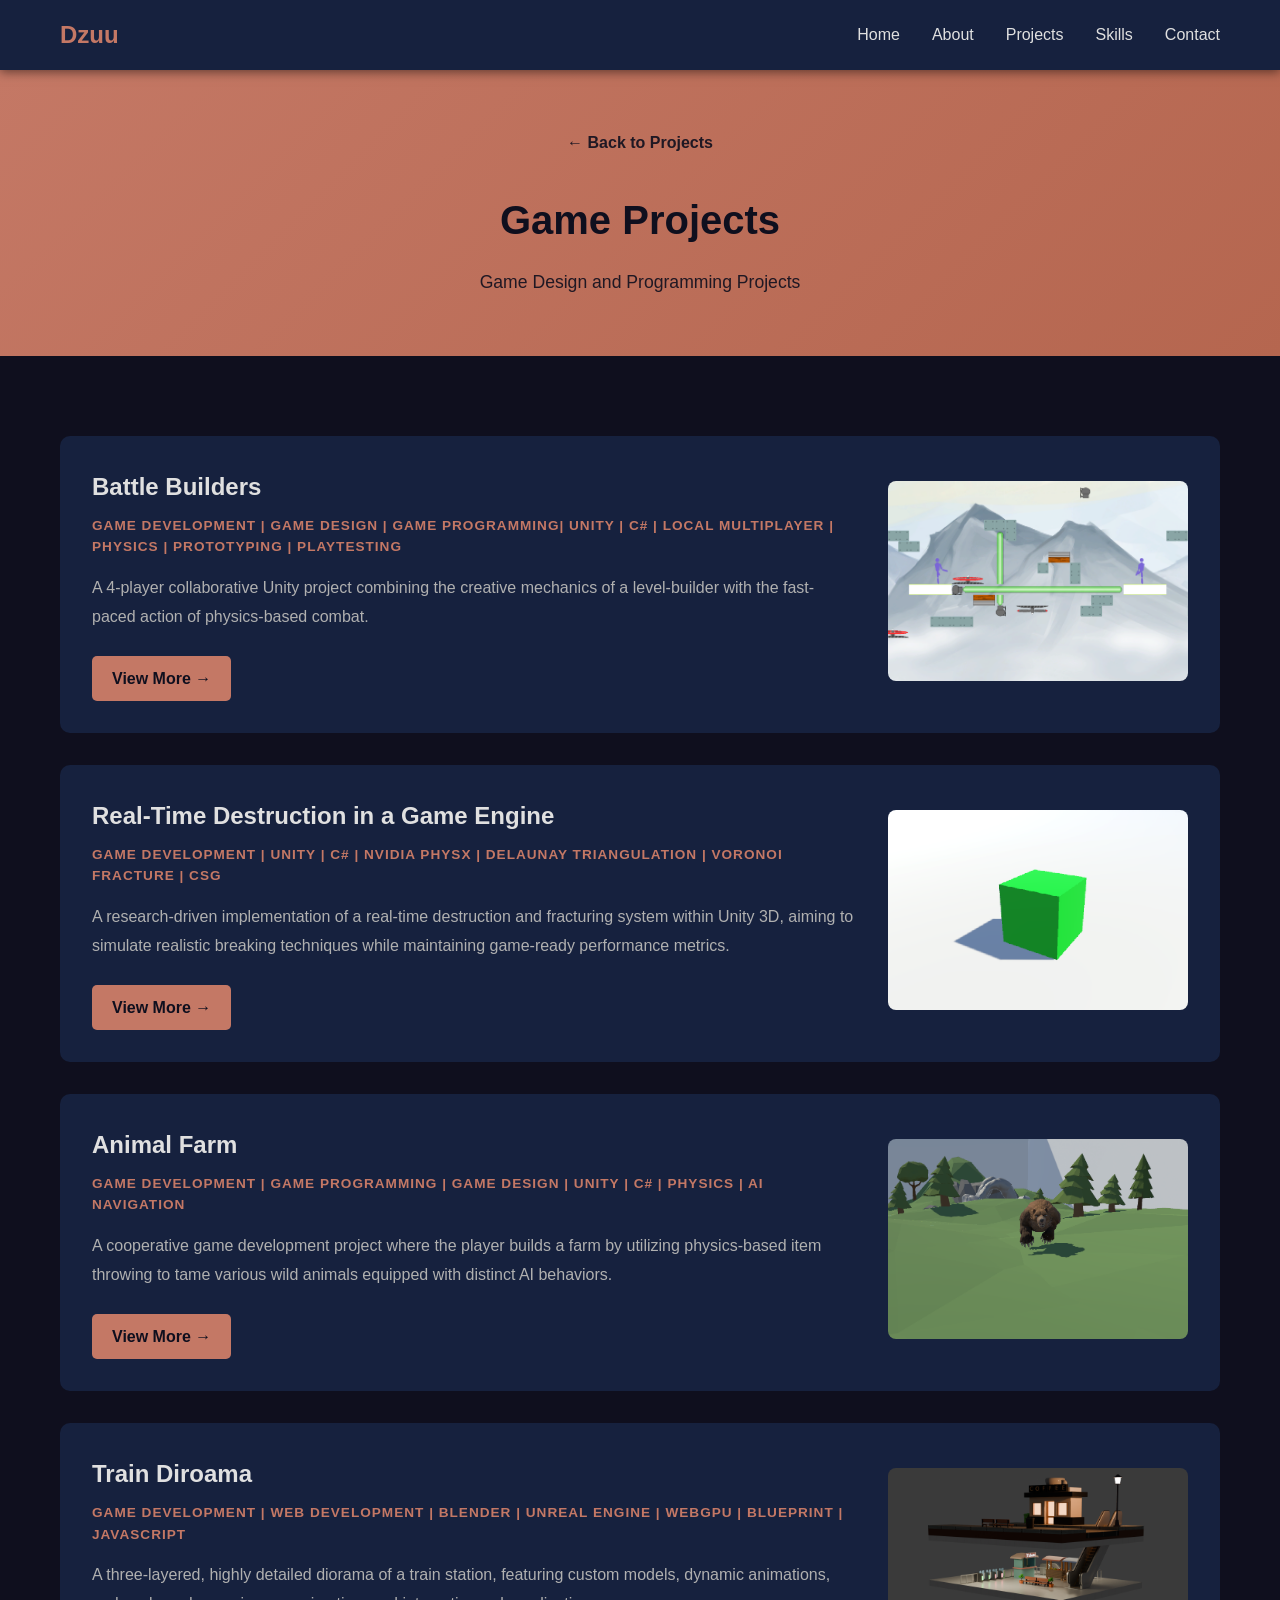
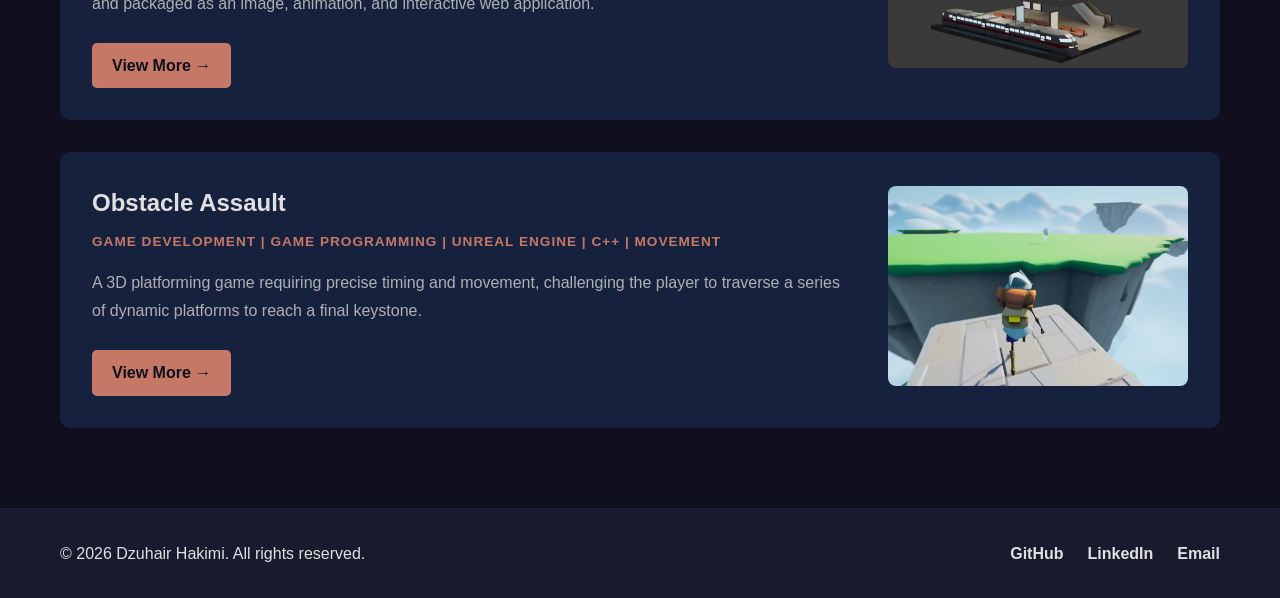
<file: games.html>
<!DOCTYPE html>
<html lang="en">
<head>
    <meta charset="UTF-8">
    <meta name="viewport" content="width=device-width, initial-scale=1.0">
    <title>Game Projects - Dzuhair Hakimi</title>
    <link rel="stylesheet" href="games-styles.css">
</head>
<body>
    <!-- Navigation -->
    <nav class="navbar">
        <div class="container">
            <div class="nav-content">
                <div class="logo">Dzuu</div>
                <ul class="nav-links">
                    <li><a href="index.html#home">Home</a></li>
                    <li><a href="index.html#about">About</a></li>
                    <li><a href="index.html#projects">Projects</a></li>
                    <li><a href="index.html#skills">Skills</a></li>
                    <li><a href="index.html#contact">Contact</a></li>
                </ul>
                <div class="hamburger">
                    <span></span>
                    <span></span>
                    <span></span>
                </div>
            </div>
        </div>
    </nav>

    <!-- Projects Header -->
    <section class="projects-header">
        <div class="container">
            <a href="index.html#projects" class="back-link">← Back to Projects</a>
            <h1>Game Projects</h1>
            <p>Game Design and Programming Projects</p>
        </div>
    </section>

    <!-- Projects List -->
    <section class="projects-list">
        <div class="container">

            <div class="project-list-items">
                <div class="project-list-item">
                    <div class="project-list-content">
                        <div class="project-info">
                            <h3>Battle Builders</h3>
                            <p class="project-type">Game Development | Game Design | Game Programming| Unity | C# | Local Multiplayer | Physics | Prototyping | Playtesting</p>
                            <p class="project-description">A 4-player collaborative Unity project combining the creative mechanics of a level-builder with the fast-paced action of physics-based combat.</p>
                            <a href="project.html?id=battle-builders" class="project-button">View More →</a>
                        </div>
                        <div class="project-image-container">
                            <img src="Images/Screenshot 2026-03-30 135006.png" alt="Battle Builders">
                        </div>
                    </div>
                </div>

                 <div class="project-list-item">
                    <div class="project-list-content">
                        <div class="project-info">
                            <h3>Real-Time Destruction in a Game Engine</h3>
                            <p class="project-type">Game Development | Unity | C# | NVIDIA PhysX | Delaunay Triangulation | Voronoi Fracture | CSG</p>
                            <p class="project-description">A research-driven implementation of a real-time destruction and fracturing system within Unity 3D, aiming to simulate realistic breaking techniques while maintaining game-ready performance metrics.</p>
                            <a href="project.html?id=real-time-destruction-game" class="project-button">View More →</a>
                        </div>
                        <div class="project-image-container">
                            <img src="Images/Screenshot 2026-04-08 132810.png" alt="Destruction">
                        </div>
                    </div>
                </div>

                <div class="project-list-item">
                    <div class="project-list-content">
                        <div class="project-info">
                            <h3>Animal Farm</h3>
                            <p class="project-type">Game Development | Game Programming | Game Design | Unity | C# | Physics | AI Navigation</p>
                            <p class="project-description">A cooperative game development project where the player builds a farm by utilizing physics-based item throwing to tame various wild animals equipped with distinct AI behaviors.</p>
                            <a href="project.html?id=animal-farm" class="project-button">View More →</a>
                        </div>
                        <div class="project-image-container">
                            <img src="Images/Screenshot 2026-03-06 155652.png" alt="Animal Farm">
                        </div>
                    </div>
                </div>

                <div class="project-list-item">
                    <div class="project-list-content">
                        <div class="project-info">
                            <h3>Train Diroama</h3>
                            <p class="project-type">Game Development | Web Development | Blender | Unreal Engine | WebGPU | Blueprint | Javascript</p>
                            <p class="project-description"> A three-layered, highly detailed diorama of a train station, featuring custom models, dynamic animations, and packaged as an image, animation, and interactive web application.</p>
                            <a href="project.html?id=train-diorama-game" class="project-button">View More →</a>
                        </div>
                        <div class="project-image-container">
                            <img src="Images\FinalRender.png" alt="Train Diorama Img">
                        </div>
                    </div>
                </div>

                 <div class="project-list-item">
                    <div class="project-list-content">
                        <div class="project-info">
                            <h3>Obstacle Assault</h3>
                            <p class="project-type">Game Development | Game Programming | Unreal Engine | C++ | Movement</p>
                            <p class="project-description">A 3D platforming game requiring precise timing and movement, challenging the player to traverse a series of dynamic platforms to reach a final keystone.</p>
                            <a href="project.html?id=obstacle-assault" class="project-button">View More →</a>
                        </div>
                        <div class="project-image-container">
                            <img src="Images/Screenshot 2026-06-27 211807.png" alt="Obstacle Assault">
                        </div>
                    </div>
                </div>

            </div>
        </div>
    </section>

    <!-- Footer -->
    <footer class="footer">
        <div class="container">
            <p>&copy; 2026 Dzuhair Hakimi. All rights reserved.</p>
            <div class="social-links">
                <a href="https://github.com/Dzuujects">GitHub</a>
                <a href="https://www.linkedin.com/in/dzuhairhakimi/">LinkedIn</a>
                <a href="mailto:mddhadhk@gmai.com">Email</a>
            </div>
        </div>
    </footer>

    <script src="script.js"></script>
</body>
</html>
</file>
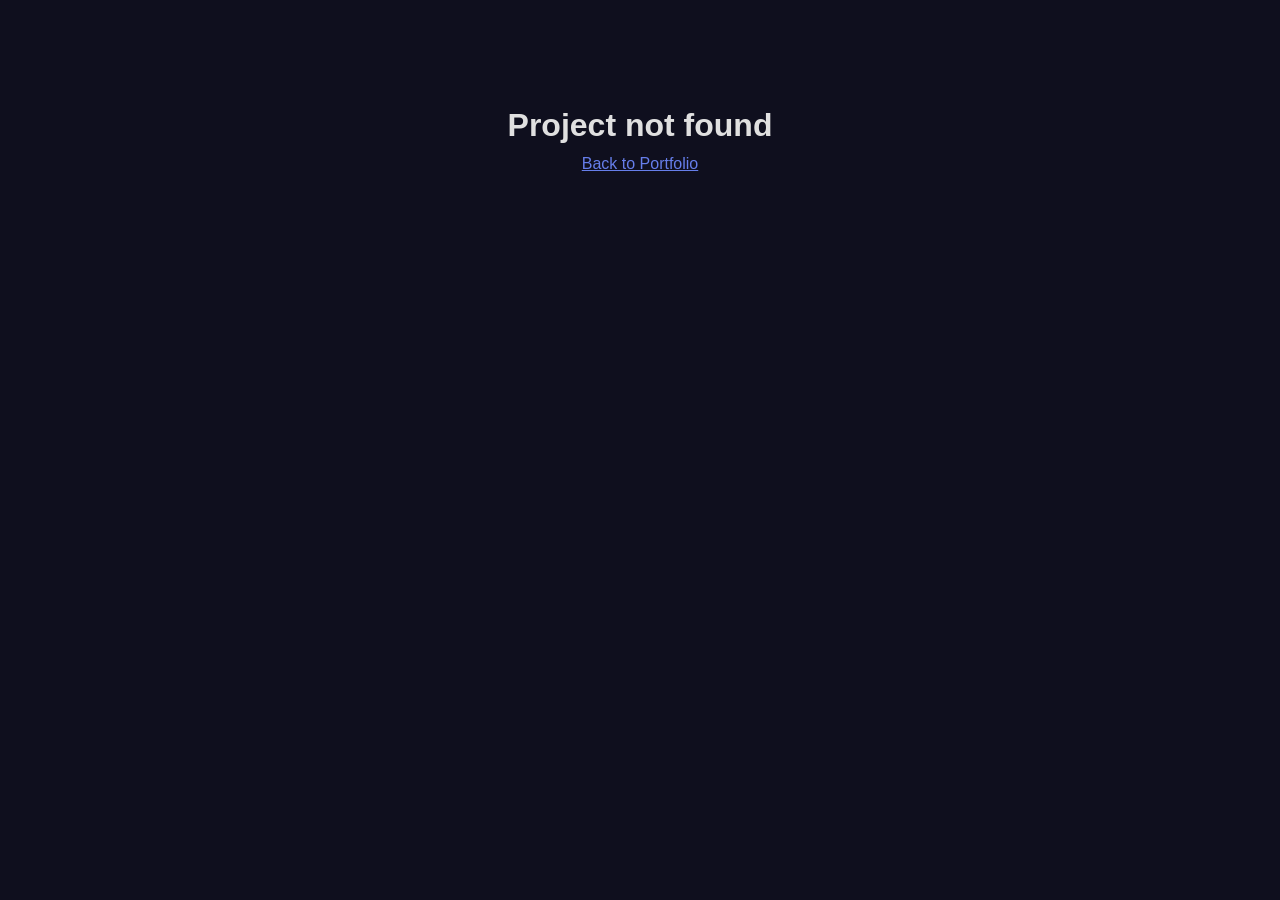
<file: project.html>
<!DOCTYPE html>
<html lang="en">
<head>
    <meta charset="UTF-8">
    <meta name="viewport" content="width=device-width, initial-scale=1.0">
    <title>Project Details - Dzuhair Hakimi</title>
    <link rel="stylesheet" href="project-styles.css">
</head>
<body>
    <!-- Navigation -->
    <nav class="navbar">
        <div class="container">
            <div class="nav-content">
                <div class="logo">Dzuu</div>
                <ul class="nav-links">
                    <li><a href="index.html#home">Home</a></li>
                    <li><a href="index.html#about">About</a></li>
                    <li><a href="index.html#projects">Projects</a></li>
                    <li><a href="index.html#skills">Skills</a></li>
                    <li><a href="index.html#contact">Contact</a></li>
                </ul>
                <div class="hamburger">
                    <span></span>
                    <span></span>
                    <span></span>
                </div>
            </div>
        </div>
    </nav>

    <!-- Project Header -->
    <section class="project-header">
        <div class="container">
            <a href="javascript:history.back()" class="back-link">← Back</a>
            <div class="project-header-content">
                <h1 id="projectTitle">Project Title</h1>
                <p id="projectType" class="project-meta">Project Type</p>
                <p id="projectSubtitle" class="project-subtitle">Project Description</p>
            </div>
        </div>
    </section>

    <!-- Project Content -->
    <section class="project-content">
        <div class="container">
            <!-- Overview -->
            <div class="project-section">
                <h2>Overview</h2>
                <p id="projectOverview">
                    Project overview text goes here. This section provides a high-level description of the project, 
                    its purpose, and what makes it unique.
                </p>
            </div>

            <!-- Key Features -->
            <div class="project-section">
                <h2>Key Features</h2>
                <ul id="projectFeatures" class="features-list">
                    <li>Feature 1</li>
                    <li>Feature 2</li>
                    <li>Feature 3</li>
                    <li>Feature 4</li>
                </ul>
            </div>

            <!-- Images Gallery -->
            <div class="project-section">
                <h2>Images & Screenshots</h2>
                <div id="projectImages" class="images-gallery">
                    <img src="https://via.placeholder.com/400x300?text=Project+Image+1" alt="Project Screenshot 1">
                    <img src="https://via.placeholder.com/400x300?text=Project+Image+2" alt="Project Screenshot 2">
                    <img src="https://via.placeholder.com/400x300?text=Project+Image+3" alt="Project Screenshot 3">
                </div>
            </div>

            <!-- Challenges & Solutions -->
            <div class="project-section">
                <h2>Challenges & Solutions</h2>
                <div id="projectChallenges" class="challenges-container">
                    <div class="challenge-item">
                        <h3>Challenge 1</h3>
                        <p><strong>Challenge:</strong> Challenge description goes here.</p>
                        <p><strong>Solution:</strong> Solution description goes here.</p>
                    </div>
                    <div class="challenge-item">
                        <h3>Challenge 2</h3>
                        <p><strong>Challenge:</strong> Challenge description goes here.</p>
                        <p><strong>Solution:</strong> Solution description goes here.</p>
                    </div>
                </div>
            </div>

            <!-- Video Section -->
            <div class="project-section" id="videoSection">
                <h2>Video Demo</h2>
                <div class="video-container">
                    <iframe id="projectVideo" width="100%" height="500" src=""
                        title="Project Demo Video" frameborder="0" allow="accelerometer; autoplay; clipboard-write; encrypted-media; gyroscope; picture-in-picture" 
                        allowfullscreen>
                    </iframe>
                </div>
            </div>

            <!-- Technologies Used -->
            <div class="project-section">
                <h2>Technologies Used</h2>
                <div id="projectTechs" class="tech-stack">
                    <span class="tech-tag">Technology 1</span>
                    <span class="tech-tag">Technology 2</span>
                    <span class="tech-tag">Technology 3</span>
                </div>
            </div>

            <!-- Links -->
            <div class="project-section project-links-section">
                <div id="projectLinks" class="project-links">
                    <a href="#" class="project-link-btn" target="_blank">View Repository</a>
                    <a href="#" class="project-link-btn" target="_blank">View Live Demo</a>
                </div>
            </div>
        </div>
    </section>

    <!-- Footer -->
    <footer class="footer">
        <div class="container">
            <p>&copy; 2026 Dzuhair Hakimi. All rights reserved.</p>
            <div class="social-links">
                <a href="https://github.com/Dzuujects">GitHub</a>
                <a href="https://www.linkedin.com/in/dzuhairhakimi/">LinkedIn</a>
                <a href="mailto:mddhadhk@gmai.com">Email</a>
            </div>
        </div>
    </footer>

    <script src="script.js"></script>
    <script src="project.js"></script>
</body>
</html>
</file>
<file: games-styles.css>
/* ===== Global Styles ===== */
* {
    margin: 0;
    padding: 0;
    box-sizing: border-box;
}

:root {
    --primary-color: #C47865;
    --secondary-color: #B5664F;
    --text-dark: #e0e0e0;
    --text-light: #b0b0b0;
    --bg-light: #1a1a2e;
    --bg-dark: #0f0f1e;
    --white: #0f0f1e;
    --card-bg: #16213e;
    --transition: all 0.3s ease;
}

html {
    scroll-behavior: smooth;
}

body {
    font-family: 'Segoe UI', Tahoma, Geneva, Verdana, sans-serif;
    color: var(--text-dark);
    line-height: 1.6;
    background-color: var(--bg-dark);
}

.container {
    max-width: 1200px;
    margin: 0 auto;
    padding: 0 20px;
}

/* ===== Navigation ===== */
.navbar {
    background: var(--card-bg);
    box-shadow: 0 2px 10px rgba(0, 0, 0, 0.5);
    position: sticky;
    top: 0;
    z-index: 1000;
}

.nav-content {
    display: flex;
    justify-content: space-between;
    align-items: center;
    padding: 1rem 0;
}

.logo {
    font-size: 1.5rem;
    font-weight: bold;
    color: var(--primary-color);
}

.nav-links {
    display: flex;
    list-style: none;
    gap: 2rem;
}

.nav-links a {
    color: var(--text-dark);
    text-decoration: none;
    font-weight: 500;
    transition: var(--transition);
}

.nav-links a:hover {
    color: var(--primary-color);
}

.hamburger {
    display: none;
    flex-direction: column;
    cursor: pointer;
}

.hamburger span {
    width: 25px;
    height: 3px;
    background: var(--text-dark);
    margin: 5px 0;
    transition: var(--transition);
}

/* ===== Projects Header ===== */
.projects-header {
    background: linear-gradient(135deg, var(--primary-color) 0%, var(--secondary-color) 100%);
    color: var(--white);
    padding: 60px 0;
    text-align: center;
}

.projects-header h1 {
    font-size: 2.5rem;
    margin-bottom: 1rem;
}

.projects-header p {
    font-size: 1.1rem;
    opacity: 0.9;
}

.back-link {
    display: inline-block;
    margin-bottom: 2rem;
    color: var(--white);
    text-decoration: none;
    font-weight: 600;
    transition: var(--transition);
    opacity: 0.9;
}

.back-link:hover {
    opacity: 1;
    transform: translateX(-5px);
}

/* ===== Buttons ===== */
.cta-button {
    background: var(--primary-color);
    color: var(--white);
    padding: 12px 30px;
    border: none;
    border-radius: 25px;
    font-weight: 600;
    cursor: pointer;
    transition: var(--transition);
    font-size: 1rem;
}

.cta-button:hover {
    transform: translateY(-3px);
    box-shadow: 0 10px 25px rgba(255, 107, 107, 0.3);
}

/* ===== Projects List ===== */
.projects-list {
    padding: 80px 0;
    background-color: var(--bg-dark);
}

.project-list-items {
    display: grid;
    grid-template-columns: 1fr;
    gap: 2rem;
}

.project-list-item {
    background: var(--card-bg);
    padding: 2rem;
    border-radius: 10px;
    transition: var(--transition);
}

.project-list-item:hover {
    transform: translateX(10px);
    box-shadow: 0 10px 30px rgba(196, 120, 101, 0.2);
}

.project-list-content {
    display: grid;
    grid-template-columns: 1fr auto;
    gap: 2rem;
    align-items: center;
}

.project-info {
    flex: 1;
}

.project-image-container {
    flex-shrink: 0;
    width: 300px;
}

.project-image-container img {
    width: 100%;
    height: 200px;
    object-fit: cover;
    border-radius: 8px;
    transition: var(--transition);
}

.project-list-item:hover .project-image-container img {
    transform: scale(1.05);
}

.project-list-item h3 {
    font-size: 1.5rem;
    margin-bottom: 0.5rem;
    color: var(--text-dark);
}

.project-type {
    color: var(--primary-color);
    font-size: 0.85rem;
    font-weight: 600;
    text-transform: uppercase;
    letter-spacing: 1px;
    margin-bottom: 1rem;
}

.project-description {
    color: var(--text-light);
    margin-bottom: 1.5rem;
    line-height: 1.8;
}

.project-button {
    display: inline-block;
    padding: 10px 20px;
    background: var(--primary-color);
    color: var(--white);
    text-decoration: none;
    border-radius: 5px;
    font-weight: 600;
    transition: var(--transition);
}

.project-button:hover {
    background: var(--secondary-color);
    transform: translateY(-2px);
}

/* ===== Footer ===== */
.footer {
    background: var(--bg-light);
    color: var(--text-dark);
    padding: 2rem 0;
    border-top: 1px solid var(--card-bg);
}

.footer .container {
    display: flex;
    justify-content: space-between;
    align-items: center;
}

.social-links {
    display: flex;
    gap: 1.5rem;
}

.social-links a {
    color: var(--text-dark);
    text-decoration: none;
    font-weight: 600;
    transition: var(--transition);
}

.social-links a:hover {
    color: var(--primary-color);
    text-decoration: underline;
}

/* ===== Responsive Design ===== */
@media (max-width: 768px) {
    .nav-links {
        position: absolute;
        top: 60px;
        left: 0;
        width: 100%;
        flex-direction: column;
        background: var(--card-bg);
        gap: 0;
        display: none;
        box-shadow: 0 5px 10px rgba(0, 0, 0, 0.5);
    }

    .nav-links.active {
        display: flex;
    }

    .nav-links li {
        width: 100%;
    }

    .nav-links a {
        display: block;
        padding: 1rem;
        border-bottom: 1px solid var(--bg-dark);
    }

    .hamburger {
        display: flex;
    }

    .hamburger.active span:nth-child(1) {
        transform: rotate(45deg) translate(10px, 10px);
    }

    .hamburger.active span:nth-child(2) {
        opacity: 0;
    }

    .hamburger.active span:nth-child(3) {
        transform: rotate(-45deg) translate(7px, -7px);
    }

    .projects-header h1 {
        font-size: 1.8rem;
    }



    .project-list-item:hover {
        transform: translateX(5px);
    }

    .project-list-content {
        grid-template-columns: 1fr;
    }

    .project-image-container {
        width: 100%;
    }

    .footer .container {
        flex-direction: column;
        gap: 1.5rem;
        text-align: center;
    }
}

@media (max-width: 480px) {
    .projects-header h1 {
        font-size: 1.3rem;
    }

    .projects-header p {
        font-size: 0.9rem;
    }

    .project-list-item {
        padding: 1.5rem;
    }

    .project-list-item h3 {
        font-size: 1.2rem;
    }

    .project-description {
        font-size: 0.9rem;
    }

    .project-image-container {
        width: 100%;
    }

    .project-image-container img {
        height: 150px;
    }
}
</file>
<file: project-styles.css>
/* ===== Global Styles ===== */
* {
    margin: 0;
    padding: 0;
    box-sizing: border-box;
}

:root {
    --primary-color: #7088A8;
    --secondary-color: #5E7898;
    --text-dark: #e0e0e0;
    --text-light: #b0b0b0;
    --bg-light: #1a1a2e;
    --bg-dark: #0f0f1e;
    --white: #0f0f1e;
    --card-bg: #16213e;
    --transition: all 0.3s ease;
}

html {
    scroll-behavior: smooth;
}

body {
    font-family: 'Segoe UI', Tahoma, Geneva, Verdana, sans-serif;
    color: var(--text-dark);
    line-height: 1.6;
    background-color: var(--bg-dark);
}

body.project-type-game {
    --primary-color: #C47865;
    --secondary-color: #B5664F;
}

body.project-type-software {
    --primary-color: #5EA0AA;
    --secondary-color: #4D8E9E;
}

.container {
    max-width: 1200px;
    margin: 0 auto;
    padding: 0 20px;
}

/* ===== Navigation ===== */
.navbar {
    background: var(--card-bg);
    box-shadow: 0 2px 10px rgba(0, 0, 0, 0.5);
    position: sticky;
    top: 0;
    z-index: 1000;
}

.nav-content {
    display: flex;
    justify-content: space-between;
    align-items: center;
    padding: 1rem 0;
}

.logo {
    font-size: 1.5rem;
    font-weight: bold;
    color: var(--primary-color);
}

.nav-links {
    display: flex;
    list-style: none;
    gap: 2rem;
}

.nav-links a {
    color: var(--text-dark);
    text-decoration: none;
    font-weight: 500;
    transition: var(--transition);
}

.nav-links a:hover {
    color: var(--primary-color);
}

.hamburger {
    display: none;
    flex-direction: column;
    cursor: pointer;
}

.hamburger span {
    width: 25px;
    height: 3px;
    background: var(--text-dark);
    margin: 5px 0;
    transition: var(--transition);
}

/* ===== Project Header ===== */
.project-header {
    background: var(--primary-color);
    color: var(--white);
    padding: 60px 0;
}

.project-header-content {
    margin-top: 1rem;
}

.project-header h1 {
    font-size: 3rem;
    margin-bottom: 1rem;
}

.project-meta {
    font-size: 0.9rem;
    text-transform: uppercase;
    letter-spacing: 1px;
    opacity: 0.9;
    font-weight: 600;
    margin-bottom: 0.5rem;
}

.project-subtitle {
    font-size: 1.2rem;
    opacity: 0.95;
}

.back-link {
    display: inline-block;
    color: var(--white);
    text-decoration: none;
    font-weight: 600;
    transition: var(--transition);
    opacity: 0.9;
    margin-bottom: 1rem;
}

.back-link:hover {
    opacity: 1;
    transform: translateX(-5px);
}

/* ===== Project Content ===== */
.project-content {
    padding: 80px 0;
    background-color: var(--bg-dark);
}

.project-section {
    margin-bottom: 4rem;
}

.project-section h2 {
    font-size: 2rem;
    margin-bottom: 2rem;
    color: var(--text-dark);
    border-bottom: 2px solid var(--primary-color);
    padding-bottom: 1rem;
}

.project-section p {
    color: var(--text-light);
    line-height: 1.8;
    margin-bottom: 1.5rem;
    font-size: 1.05rem;
}

/* ===== Features List ===== */
.features-list {
    list-style: none;
    display: grid;
    grid-template-columns: repeat(auto-fit, minmax(250px, 1fr));
    gap: 1.5rem;
}

.features-list li {
    background: var(--card-bg);
    padding: 1.5rem;
    border-radius: 8px;
    color: var(--text-light);
    transition: var(--transition);
}

.features-list li:hover {
    transform: translateX(10px);
    box-shadow: 0 5px 15px rgba(0, 0, 0, 0.3);
}

/* ===== Images Gallery ===== */
.images-gallery {
    display: grid;
    grid-template-columns: repeat(auto-fit, minmax(300px, 1fr));
    gap: 2rem;
}

.images-gallery img {
    width: 100%;
    height: 300px;
    object-fit: cover;
    border-radius: 10px;
    box-shadow: 0 5px 15px rgba(0, 0, 0, 0.5);
    transition: var(--transition);
}

.images-gallery img:hover {
    transform: scale(1.05);
    box-shadow: 0 10px 25px rgba(0, 0, 0, 0.7);
}

/* ===== Challenges & Solutions ===== */
.challenges-container {
    display: grid;
    grid-template-columns: repeat(auto-fit, minmax(300px, 1fr));
    gap: 2rem;
}

.challenge-item {
    background: var(--card-bg);
    padding: 2rem;
    border-radius: 10px;
    transition: var(--transition);
}

.challenge-item:hover {
    transform: translateY(-5px);
    box-shadow: 0 10px 25px rgba(0, 0, 0, 0.3);
}

.challenge-item h3 {
    color: var(--primary-color);
    margin-bottom: 1rem;
    font-size: 1.3rem;
}

.challenge-item p {
    margin-bottom: 1rem;
    color: var(--text-light);
}

.challenge-item strong {
    color: var(--text-dark);
}

/* ===== Video Container ===== */
.video-container {
    position: relative;
    padding-bottom: 56.25%;
    height: 0;
    overflow: hidden;
    border-radius: 10px;
    box-shadow: 0 5px 15px rgba(0, 0, 0, 0.5);
}

.video-container iframe {
    position: absolute;
    top: 0;
    left: 0;
    width: 100%;
    height: 100%;
    border: none;
    border-radius: 10px;
}

/* ===== Tech Stack ===== */
.tech-stack {
    display: flex;
    flex-wrap: wrap;
    gap: 1rem;
}

.tech-tag {
    background: var(--card-bg);
    color: var(--text-light);
    padding: 0.75rem 1.5rem;
    border-radius: 25px;
    border: 1px solid var(--primary-color);
    font-size: 0.95rem;
    transition: var(--transition);
}

.tech-tag:hover {
    background: var(--primary-color);
    color: var(--white);
    transform: translateY(-3px);
}

/* ===== Project Links ===== */
.project-links-section {
    text-align: center;
    margin-top: 3rem;
    padding-top: 2rem;
    border-top: 1px solid var(--card-bg);
}

.project-links {
    display: flex;
    gap: 1.5rem;
    justify-content: center;
    flex-wrap: wrap;
}

.project-link-btn {
    display: inline-block;
    padding: 12px 30px;
    background: var(--primary-color);
    color: var(--white);
    text-decoration: none;
    border-radius: 25px;
    font-weight: 600;
    transition: var(--transition);
}

.project-link-btn:hover {
    transform: translateY(-3px);
    box-shadow: 0 10px 25px rgba(0, 0, 0, 0.3);
}

/* ===== Footer ===== */
.footer {
    background: var(--bg-light);
    color: var(--text-dark);
    padding: 2rem 0;
    border-top: 1px solid var(--card-bg);
}

.footer .container {
    display: flex;
    justify-content: space-between;
    align-items: center;
}

.social-links {
    display: flex;
    gap: 1.5rem;
}

.social-links a {
    color: var(--text-dark);
    text-decoration: none;
    font-weight: 600;
    transition: var(--transition);
}

.social-links a:hover {
    color: var(--primary-color);
    text-decoration: underline;
}

/* ===== Responsive Design ===== */
@media (max-width: 768px) {
    .nav-links {
        position: absolute;
        top: 60px;
        left: 0;
        width: 100%;
        flex-direction: column;
        background: var(--card-bg);
        gap: 0;
        display: none;
        box-shadow: 0 5px 10px rgba(0, 0, 0, 0.5);
    }

    .nav-links.active {
        display: flex;
    }

    .nav-links li {
        width: 100%;
    }

    .nav-links a {
        display: block;
        padding: 1rem;
        border-bottom: 1px solid var(--bg-dark);
    }

    .hamburger {
        display: flex;
    }

    .hamburger.active span:nth-child(1) {
        transform: rotate(45deg) translate(10px, 10px);
    }

    .hamburger.active span:nth-child(2) {
        opacity: 0;
    }

    .hamburger.active span:nth-child(3) {
        transform: rotate(-45deg) translate(7px, -7px);
    }

    .project-header h1 {
        font-size: 2rem;
    }

    .project-section h2 {
        font-size: 1.5rem;
    }

    .images-gallery {
        grid-template-columns: 1fr;
    }

    .challenges-container {
        grid-template-columns: 1fr;
    }

    .project-links {
        flex-direction: column;
    }

    .project-link-btn {
        width: 100%;
    }

    .footer .container {
        flex-direction: column;
        gap: 1.5rem;
        text-align: center;
    }
}

@media (max-width: 480px) {
    .project-header {
        padding: 40px 0;
    }

    .project-header h1 {
        font-size: 1.5rem;
    }

    .project-section {
        margin-bottom: 2rem;
    }

    .project-section h2 {
        font-size: 1.3rem;
    }

    .features-list {
        grid-template-columns: 1fr;
    }

    .video-container {
        padding-bottom: 75%;
    }

    .tech-stack {
        gap: 0.5rem;
    }

    .tech-tag {
        padding: 0.5rem 1rem;
        font-size: 0.85rem;
    }
}
</file>
